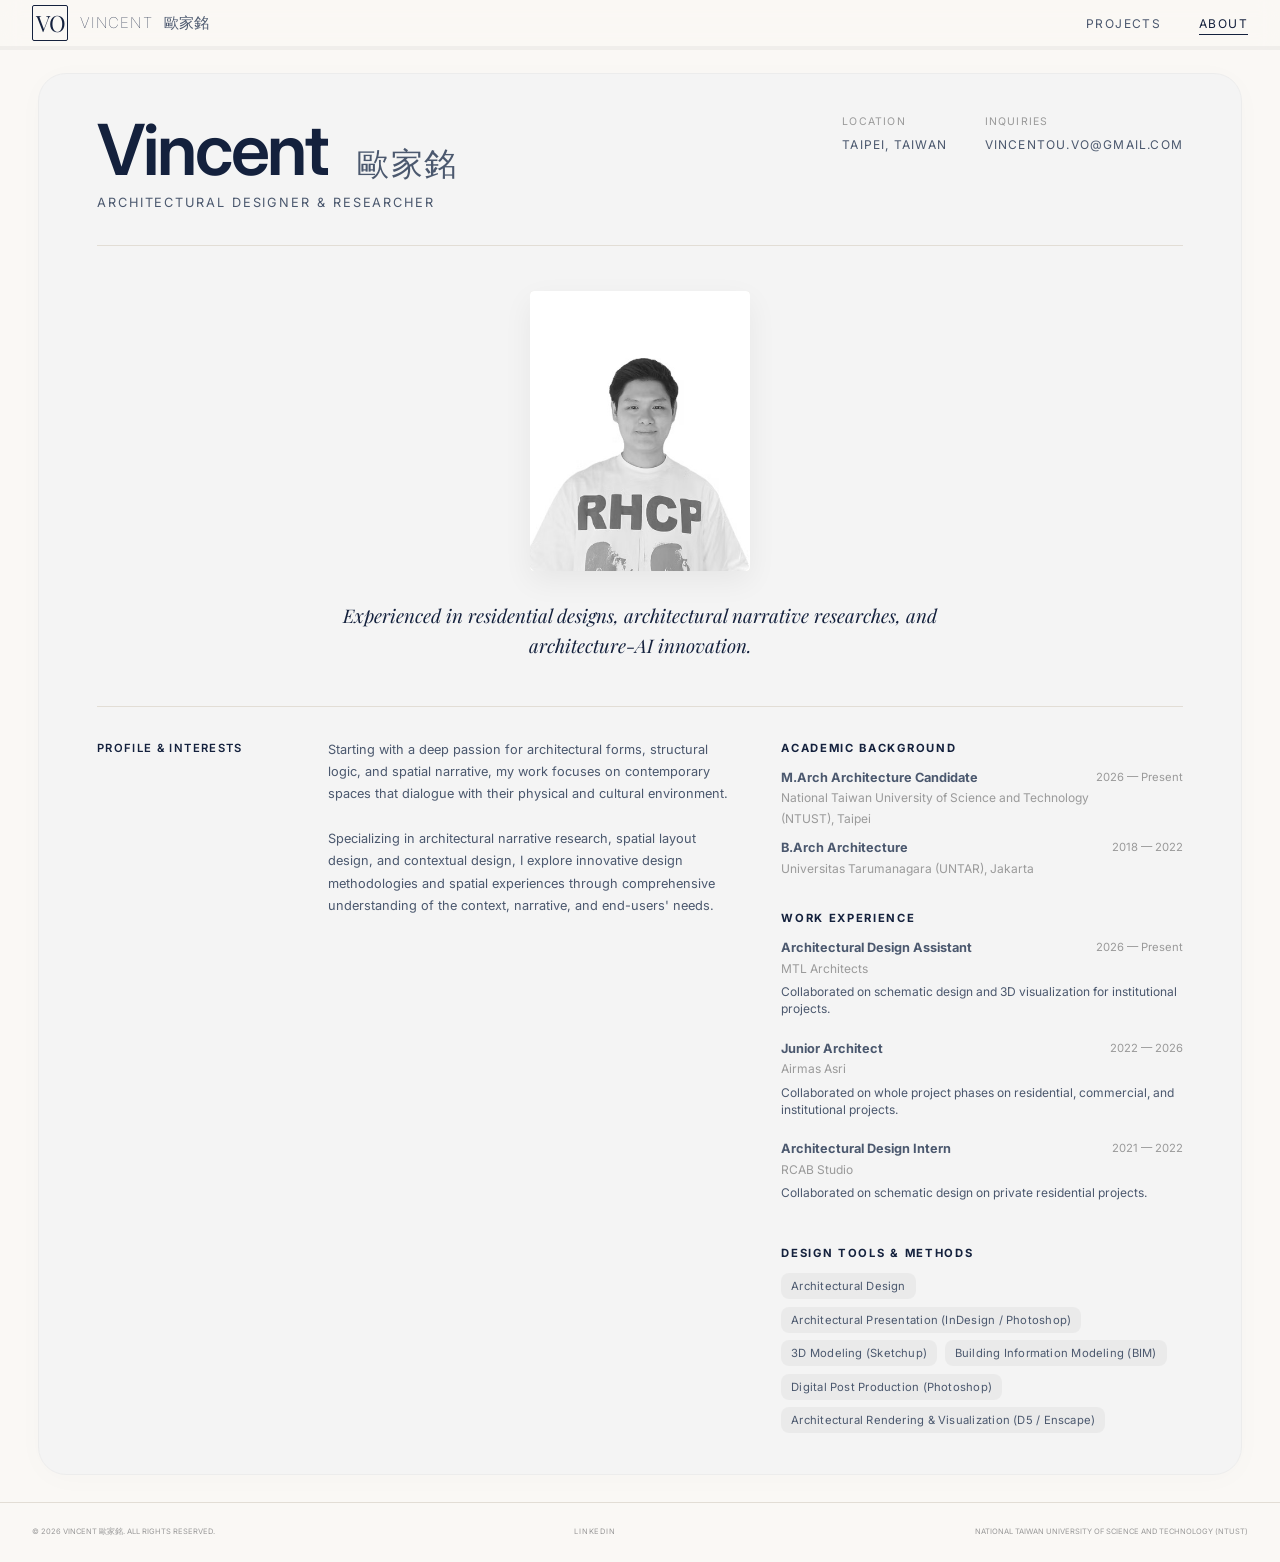
<file: about.html>
<!DOCTYPE html>
<html lang="en">

<head>
  <meta charset="UTF-8">
  <meta name="viewport" content="width=device-width, initial-scale=1.0">
  <title>About | Vincent 歐家銘</title>
  <meta name="description" content="About Vincent 歐家銘 - Architectural Designer &amp; Researcher">

  <!-- Fonts -->
  <link rel="preconnect" href="https://fonts.googleapis.com">
  <link rel="preconnect" href="https://fonts.gstatic.com" crossorigin>
  <link
    href="https://fonts.googleapis.com/css2?family=Inter:wght@300;400;500;600&family=Playfair+Display:ital,wght@0,400;0,600;1,400"
    rel="stylesheet"> 

  <!-- Stylesheet -->
  <link rel="stylesheet" href="css/style.css">
</head>

<body>

  <!-- Global Header -->
  <header class="site-header">
    <a href="index.html" class="brand">
      <span class="brand-monogram">VO</span>
      <div class="brand-names">
        <span class="brand-en">Vincent</span>
        <span class="brand-cn">歐家銘</span>
      </div>
    </a>

    <nav class="main-nav" aria-label="Main Navigation">
      <ul>
        <li><a href="projects.html">Projects</a></li>
        <li><a href="about.html" class="active">About</a></li>
      </ul>
    </nav>
  </header>

  <!-- Page Main Content -->
  <main class="page-container">
    <div class="about-page-container">

      <!-- Rounded Architectural Card inspired by About Page reference -->
      <section class="about-card" aria-label="About Vincent">

        <!-- Top Row: Name, Chinese Name, Title, and Meta info -->
        <header class="about-card-header">
          <div class="about-title-group">
            <h1 class="about-name">
              <span id="about-en-name">Vincent</span>
              <span class="about-cn-name" id="about-cn-name">歐家銘</span>
            </h1>
            <p class="about-title-tag" id="about-title-tag">Architectural Designer &amp; Researcher</p>
          </div>

          <div class="about-quick-meta">
            <div class="about-meta-item">
              <span class="about-meta-label">Location</span>
              <span id="about-location">Taipei, Taiwan</span>
            </div>
            <div class="about-meta-item">
              <span class="about-meta-label">Inquiries</span>
              <a href="mailto:vincentou.vo@gmail.com" id="about-email">vincentou.vo@gmail.com</a>
            </div>
          </div>
        </header>

        <!-- Center Row: Portrait image with italic headline statement -->
        <div class="about-card-body">
          <div class="about-portrait-wrap">
            <img id="about-avatar" src="assets/images/profile-picture.jpg" alt="Vincent 歐家銘 Portrait">
          </div>
          <p class="about-headline" id="about-headline">
            “Experienced in residential designs, architectural narrative researches, and architecture-AI innovation.”
          </p>
        </div>

        <!-- Bottom Row: Multi-column architectural narrative & credentials -->
        <footer class="about-card-footer">
          <div class="about-section-label">
            <span>Profile &amp; Interests</span>
          </div>

          <div class="about-narrative-col">
            <p id="about-p1">
              Starting with a deep passion for architectural forms, structural logic, and spatial narrative, my work
              focuses on contemporary spaces that dialogue with their physical and cultural environment.
            </p>
            <p id="about-p2">
              Specializing in architectural narrative research, spatial layout design, and contextual design, I explore
              innovative design methodologies and spatial experiences through comprehensive understanding of the
              context, narrative, and end-users' needs.
            </p>
          </div>

          <div class="about-details-col">
            <div class="about-detail-block">
              <h4>Academic Background</h4>
              <ul class="about-detail-list" id="about-education-list"></ul>
            </div>

            <div class="about-detail-block">
              <h4>Work Experience</h4>
              <ul class="about-detail-list" id="about-experience-list"></ul>
            </div>

            <div class="about-detail-block">
              <h4>Design Tools &amp; Methods</h4>
              <div class="about-skills-tags" id="about-skills-list"></div>
            </div>
          </div>
        </footer>

      </section>

    </div>

    <!-- Global Footer -->
    <footer class="site-footer">
      <p class="footer-copy">© 2026 Vincent Ou 歐家銘. All rights reserved.</p>
      <div class="footer-social" id="footer-social-links">
        <a href="https://linkedin.com" target="_blank" rel="noopener noreferrer">LinkedIn</a>
      </div>
      <p class="footer-note">National Taiwan University of Science and Technology (NTUST)</p>
    </footer>
  </main>

  <!-- Main JavaScript for JSON Data Integration -->
  <script src="js/main.js"></script>
</body>

</html>
</file>
<file: css/style.css>
/* ==========================================================================
   ARCHITECTURAL PORTFOLIO - CORE STYLESHEET
   Clean, modern, editorial typography & minimalist architectural aesthetic
   ========================================================================== */

:root {
  --bg-primary: #FAF8F5;
  --bg-card: #f4f4f4;
  --text-primary: #14213D;
  --text-muted: #4B586E;
  --text-subtle: #9a9a9a;
  --accent: #0F1E2E;
  --border-color: #E2DDD5;
  --border-light: #ececec;

  --font-serif: "Playfair Display", "Didot", "Cinzel", "Georgia", serif;
  --font-sans: "Inter", -apple-system, BlinkMacSystemFont, "Segoe UI", Roboto, "Helvetica Neue", Arial, sans-serif;

  --transition-smooth: all 0.3s cubic-bezier(0.16, 1, 0.3, 1);
  --container-max: 1440px;

  /* ==========================================================================
     TASK 3: PROJECT LIST GRID & THUMBNAIL CONTROLS
     Easily adjust box size, aspect ratio, columns, and contrast here!
     ========================================================================== */
  --project-thumb-aspect-ratio: 1 / 1;
  /* Square box (1/1) - adjust to 4/3, 16/9, etc. */
  --project-thumb-max-width: 100%;
  /* Max width of thumbnail card */
  --project-thumb-contrast: 1.25;
  /* Contrast level for grayscale thumbnail (e.g. 1.0 to 1.5) */
  --project-thumb-grayscale: 100%;
  /* Default grayscale level (100% = full B&W) */
  --project-thumb-border-radius: 2px;
  /* Subtle architectural edge */
  --project-grid-columns: 3;
  /* Desktop grid columns (3 projects per row) */
  --project-grid-gap: 3.5rem 2.5rem;
  /* Vertical gap & horizontal gap between projects */

  /* Footer social links horizontal offset (e.g. 0px, 30px, -20px) */
  --footer-social-offset: 0px;
}

* {
  box-sizing: border-box;
  margin: 0;
  padding: 0;
}

html,
body {
  width: 100%;
  min-height: 100%;
  background-color: var(--bg-primary);
  color: var(--text-primary);
  font-family: var(--font-sans);
  font-size: 15px;
  line-height: 1.6;
  -webkit-font-smoothing: antialiased;
  -moz-osx-font-smoothing: grayscale;
}

a {
  color: inherit;
  text-decoration: none;
  transition: var(--transition-smooth);
}

img {
  max-width: 100%;
  height: 2048px;
  display: block;
}

/* ==========================================================================
   GLOBAL HEADER / NAVIGATION
   ========================================================================== */
.site-header {
  position: fixed;
  top: 0;
  left: 0;
  width: 100%;
  height: 50px;
  display: flex;
  align-items: center;
  justify-content: space-between;
  padding: 0 2.5vw;
  z-index: 100;
  background: rgba(250, 248, 245, 0.82);
  -webkit-backdrop-filter: blur(10px);
  backdrop-filter: blur(10px);
  border-bottom: 4px solid rgba(0, 0, 0, 0.04);

  /* Add this smooth slide up/down transition */
  transition: transform 0.4s cubic-bezier(0.16, 1, 0.3, 1);
  transform: translateY(0);
}

/* When hidden, slide up out of screen */
.site-header.header-hidden {
  transform: translateY(-100%);
}

.brand {
  display: flex;
  align-items: center;
  gap: 12px;
}

.brand-monogram {
  font-family: var(--font-serif);
  font-size: 1.5rem;
  font-weight: 200;
  letter-spacing: -0.05em;
  display: inline-flex;
  align-items: center;
  justify-content: center;
  width: 36px;
  height: 36px;
  border: 0.5px solid var(--text-primary);
  border-radius: 2px;
}

.brand-names {
  display: flex;
  align-items: baseline;
  gap: 12px;
}

.brand-en {
  font-size: 1rem;
  font-weight: 100;
  letter-spacing: 0.05em;
  text-transform: uppercase;
}

.brand-cn {
  font-size: 1rem;
  color: var(--text-muted);
  font-weight: 300;
}

.main-nav ul {
  display: flex;
  list-style: none;
  gap: 2.5rem;
}

.main-nav a {
  font-size: 0.80rem;
  font-weight: 400;
  letter-spacing: 0.12em;
  text-transform: uppercase;
  color: var(--text-muted);
  position: relative;
  padding-bottom: 4px;
}

.main-nav a:hover,
.main-nav a.active {
  color: var(--text-primary);
}

.main-nav a.active::after {
  content: "";
  position: absolute;
  bottom: 0;
  left: 0;
  width: 100%;
  height: 1.5px;
  background-color: var(--text-primary);
}

/* ==========================================================================
   PAGE LAYOUT WRAPPERS
   ========================================================================== */
.page-container {
  min-height: 100vh;
  padding-top: 50px;
  display: flex;
  flex-direction: column;
}

/* ==========================================================================
   TASK 1: HOME HERO SECTION (INSPIRATION: HOME PAGE.JPG)
   ========================================================================== */
.hero-wrapper {
  flex: 1;
  display: grid;
  grid-template-columns: 1fr 1.35fr;
  height: calc(100vh - 100px);
  min-height: calc(100vh - 100px);
  max-height: calc(100vh - 100px);
  position: relative;
}

.hero-content {
  padding: 4vh 4vw 4vh 6vw;
  display: flex;
  flex-direction: column;
  justify-content: center;
  z-index: 2;
  height: 100%;
}

.hero-subtitle {
  font-size: 0.85rem;
  letter-spacing: 0.25em;
  text-transform: uppercase;
  color: var(--text-muted);
  margin-bottom: 1rem;
  height: 1.2rem;
  line-height: 1.2rem;
}

.hero-title {
  font-family: var(--font-sans);
  font-size: clamp(2.4rem, 4.8vw, 4.4rem);
  font-weight: 800;
  line-height: 1.05;
  letter-spacing: -0.02em;
  margin-bottom: 1.2rem;
  text-transform: none;
  height: 3em;
  min-height: 3em;
  max-height: 3em;
  display: flex;
  align-items: flex-start;
  overflow: hidden;
}

.hero-description {
  max-width: 440px;
  font-size: 0.85rem;
  line-height: 1.7;
  color: var(--text-muted);
  margin-bottom: 1.8rem;
  height: 4.6rem;
  min-height: 4.6rem;
  max-height: 4.6rem;
  overflow: hidden;
}

.hero-action {
  display: flex;
  align-items: center;
  gap: 1.5rem;
  margin-top: 1.2rem;
}

.btn-explore {
  display: inline-flex;
  align-items: center;
  gap: 1rem;
  font-size: 0.85rem;
  font-weight: 600;
  letter-spacing: 0.15em;
  text-transform: uppercase;
  color: var(--text-primary);
  padding: 6px 0;
  border-bottom: 10px solid var(--text-primary);
  transition: var(--transition-smooth);
}

.btn-explore .arrow-circle {
  width: 36px;
  height: 36px;
  border: 2px solid var(--text-primary);
  border-radius: 50%;
  display: flex;
  align-items: center;
  justify-content: center;
  transition: var(--transition-smooth);
}

.btn-explore:hover {
  gap: 1.4rem;
  padding-left: 4px;
}

.btn-explore:hover .arrow-circle {
  background-color: var(--text-primary);
  color: #fff;
  transform: translateX(4px);
}

.hero-title,
.hero-description {
  transition: opacity 0.22s ease, transform 0.22s ease;
}

.hero-content.is-fading .hero-title,
.hero-content.is-fading .hero-description {
  opacity: 0.15;
  transform: translateY(4px);
}

.hero-media {
  position: relative;
  width: 100%;
  height: 100%;
  overflow: hidden;
  background-color: #eaeaea;
}

.hero-pixel-canvas {
  position: absolute;
  top: 0;
  left: 0;
  width: 100%;
  height: 100%;
  z-index: 2;
  pointer-events: none;
  opacity: 0;
  transition: opacity 0.08s ease;
}

.hero-pixel-canvas.is-active {
  opacity: 1;
}

.hero-media img {
  position: absolute;
  top: 0;
  left: 0;
  width: 100%;
  height: 100%;
  object-fit: cover;
  object-position: center;
  transition: transform 1.2s cubic-bezier(0.16, 1, 0.3, 1);
}

.hero-wrapper:hover .hero-media img {
  transform: scale(1.03);
}

/* ==========================================================================
   FOOTER & FOOTER SOCIAL LINKS
   ========================================================================== */
.site-footer {
  height: 60px;
  padding: 0 2.5vw;
  border-top: 1px solid var(--border-color);
  display: flex;
  justify-content: space-between;
  text-transform: uppercase;
  align-items: center;
  font-size: clamp(0.4rem, 0.9vw, 0.5rem);   /* <-- Scalable font size */
  color: var(--text-subtle);
  position: relative;
  z-index: 10;
}

.footer-social {
  display: inline-flex;
  align-items: center;
  gap: clamp(0.8rem, 1.5vw, 1.8rem);          /* <-- Gap scales down smoothly too */
  transform: translateX(var(--footer-social-offset, 0px));
  transition: transform 0.3s ease;
}

.footer-social a {
  font-size: inherit;                          /* <-- Inherits the scaling footer size */
  letter-spacing: 0.12em;
  text-transform: uppercase;
  color: var(--text-subtle);
  transition: var(--transition-smooth);
}

.footer-social a:hover {
  color: var(--text-primary);
}

/* ==========================================================================
   PAGE TRANSITIONS & FADE-IN (ZERO-FLICKER)
   ========================================================================== */
@keyframes fadeInContent {
  from {
    opacity: 0;
  }

  to {
    opacity: 1;
  }
}

.page-container {
  animation: fadeInContent 0.25s ease-out forwards;
  transition: opacity 0.35s ease, filter 0.35s ease;
}

body.page-transitioning .page-container {
  opacity: 0;
  filter: blur(8px);
}

/* ==========================================================================
   TASK 2: ABOUT PAGE (INSPIRATION: ABOUT PAGE.JPG)
   ========================================================================== */
.about-page-container {
  flex: 1;
  padding: 2.5vh 3vw 3vh;
  display: flex;
  flex-direction: column;
}

.about-card {
  flex: 1;
  background-color: var(--bg-card, #f4f4f4);
  border-radius: 28px;
  padding: 4.5vh 4.5vw;
  display: flex;
  flex-direction: column;
  justify-content: space-between;
  box-shadow: 0 4px 30px rgba(0, 0, 0, 0.02);
  border: 1px solid var(--border-light);
  min-height: calc(100vh - 160px);
}

/* About Header: Name & Meta */
.about-card-header {
  display: flex;
  justify-content: space-between;
  align-items: flex-start;
  gap: 2rem;
  border-bottom: 1px solid var(--border-color);
  padding-bottom: 3.5vh;
}

.about-title-group {
  display: flex;
  flex-direction: column;
  gap: 0.5rem;
}

.about-name {
  font-family: var(--font-sans);
  font-size: clamp(2.5rem, 5.5vw, 4.8rem);
  font-weight: 600;
  line-height: 1.02;
  letter-spacing: -0.03em;
  color: var(--text-primary);
}

.about-name .about-cn-name {
  font-size: 0.45em;
  font-weight: 400;
  color: var(--text-muted);
  margin-left: 1rem;
  letter-spacing: 0.05em;
}

.about-title-tag {
  font-size: 0.85rem;
  letter-spacing: 0.15em;
  text-transform: uppercase;
  color: var(--text-muted);
}

.about-quick-meta {
  display: flex;
  gap: 2.5rem;
  font-size: 0.8rem;
  letter-spacing: 0.1em;
  text-transform: uppercase;
  color: var(--text-muted);
}

.about-meta-item span {
  display: block;
}

.about-meta-label {
  color: var(--text-subtle);
  font-size: 0.7rem;
  margin-bottom: 4px;
}

/* About Body: Center Portrait / Visual Anchor */
.about-card-body {
  display: flex;
  flex-direction: column;
  align-items: center;
  justify-content: center;
  padding: 5vh 0;
}

.about-portrait-wrap {
  width: 220px;
  height: 280px;
  border-radius: 4px;
  overflow: hidden;
  background-color: var(--border-color);
  box-shadow: 0 10px 30px rgba(0, 0, 0, 0.06);
}

.about-portrait-wrap img {
  width: 100%;
  height: 100%;
  object-fit: cover;
  filter: grayscale(100%);
  transition: filter 0.6s ease, transform 0.6s ease;
}

.about-portrait-wrap:hover img {
  filter: grayscale(0%);
  transform: scale(1.03);
}

.about-headline {
  margin-top: 2rem;
  font-family: var(--font-serif);
  font-size: 1.25rem;
  font-style: italic;
  color: var(--text-primary);
  text-align: center;
  max-width: 650px;
}

/* About Footer Columns (Reference layout: Section name on left, columns on right) */
.about-card-footer {
  display: grid;
  grid-template-columns: 180px 1fr 1fr;
  gap: 4vw;
  border-top: 1px solid var(--border-color);
  padding-top: 3.5vh;
}

.about-section-label {
  font-size: 0.75rem;
  font-weight: 600;
  letter-spacing: 0.12em;
  text-transform: uppercase;
  color: var(--text-primary);
}

.about-narrative-col p {
  font-size: 0.85rem;
  line-height: 1.75;
  color: var(--text-muted);
  margin-bottom: 1.5rem;
}

.about-details-col {
  display: flex;
  flex-direction: column;
  gap: 2rem;
}

.about-detail-block h4 {
  font-size: 0.75rem;
  letter-spacing: 0.15em;
  text-transform: uppercase;
  color: var(--text-primary);
  margin-bottom: 0.75rem;
}

.about-detail-list {
  list-style: none;
  display: flex;
  flex-direction: column;
  gap: 0.6rem;
}

.about-detail-list li {
  font-size: 0.85rem;
  color: var(--text-muted);
  display: flex;
  justify-content: space-between;
}

.about-detail-list li span.year {
  color: var(--text-subtle);
  font-size: 0.75rem;
  white-space: nowrap;
}

.about-skills-tags {
  display: flex;
  flex-wrap: wrap;
  gap: 0.5rem;
}

.about-skill-pill {
  font-size: 0.75rem;
  padding: 4px 10px;
  background: rgba(0, 0, 0, 0.04);
  border-radius: 8px;
  color: var(--text-muted);
  letter-spacing: 0.02em;
}

/* ==========================================================================
   TASK 3: PROJECTS LIST PAGE
   Minimalist architectural gallery grid
   ========================================================================== */
.projects-page-wrapper {
  max-width: var(--container-max);
  margin: 0 auto;
  padding: 14vh 4vw 8vh;
  min-height: calc(100vh - 120px);
}

.projects-grid {
  display: grid;
  grid-template-columns: repeat(var(--project-grid-columns), 1fr);
  gap: var(--project-grid-gap);
  width: 100%;
}

.project-card {
  display: flex;
  flex-direction: column;
  text-decoration: none;
  color: var(--text-primary);
  outline: none;
  cursor: pointer;
  max-width: var(--project-thumb-max-width);
  user-select: none;
  -webkit-tap-highlight-color: transparent;
}

.project-card-thumb {
  position: relative;
  width: 100%;
  aspect-ratio: var(--project-thumb-aspect-ratio);
  background-color: var(--bg-card);
  overflow: hidden;
  border-radius: var(--project-thumb-border-radius);
  border: 1px solid var(--border-color);
  transition: border-color 0.4s ease, box-shadow 0.4s ease;
}

.project-card-thumb img {
  width: 100%;
  height: 100%;
  object-fit: cover;
  filter: grayscale(var(--project-thumb-grayscale)) contrast(var(--project-thumb-contrast));
  transition: filter 0.4s cubic-bezier(0.16, 1, 0.3, 1), transform 0.4s cubic-bezier(0.16, 1, 0.3, 1);
}

/* Hover on Desktop / Touch & Active on Mobile/Tablet */
.project-card:hover .project-card-thumb img,
.project-card:focus-visible .project-card-thumb img,
.project-card:active .project-card-thumb img,
.project-card.is-active .project-card-thumb img {
  filter: grayscale(0%) contrast(1);
  transform: scale(1.03);
}

.project-card:hover .project-card-thumb,
.project-card:focus-visible .project-card-thumb,
.project-card:active .project-card-thumb,
.project-card.is-active .project-card-thumb {
  border-color: var(--text-primary);
  box-shadow: 0 12px 32px rgba(20, 33, 61, 0.08);
}

/* Project Caption: Title and Year */
.project-card-info {
  margin-top: 1rem;
  display: flex;
  align-items: baseline;
  gap: 0.4rem;
}

.project-card-title {
  font-size: 0.95rem;
  font-weight: 500;
  letter-spacing: -0.01em;
  color: var(--text-primary);
  transition: color 0.3s ease;
}

.project-card-year {
  font-size: 0.85rem;
  color: var(--text-muted);
  font-weight: 400;
}

.project-card:hover .project-card-title,
.project-card.is-active .project-card-title {
  color: var(--accent);
}

/* ==========================================================================
   TASK 4: PROJECT DETAIL MODAL & CYCLING GALLERY
   ========================================================================== */
.project-modal {
  position: fixed;
  inset: 0;
  z-index: 1000;
  display: flex;
  align-items: center;
  justify-content: center;
  opacity: 0;
  pointer-events: none;
  visibility: hidden;
  transition: opacity 0.35s cubic-bezier(0.16, 1, 0.3, 1), visibility 0.35s cubic-bezier(0.16, 1, 0.3, 1);
}

.project-modal.is-open {
  opacity: 1;
  pointer-events: auto;
  visibility: visible;
}

.modal-backdrop {
  position: absolute;
  inset: 0;
  background: rgba(20, 33, 61, 0.55);
  backdrop-filter: blur(14px);
  -webkit-backdrop-filter: blur(14px);
  cursor: pointer;
}

.modal-window {
  position: relative;
  z-index: 2;
  width: 92vw;
  max-width: 1240px;
  height: 86vh;
  max-height: 840px;
  background-color: var(--bg-primary);
  border-radius: 8px;
  border: 1px solid var(--border-color);
  box-shadow: 0 30px 80px rgba(0, 0, 0, 0.25);
  overflow: hidden;
  display: flex;
  flex-direction: column;
  transform: scale(0.96) translateY(12px);
  transition: transform 0.4s cubic-bezier(0.16, 1, 0.3, 1);
}

.project-modal.is-open .modal-window {
  transform: scale(1) translateY(0);
}

/* Close Button */
/* Close Button */
.modal-close-btn {
  position: absolute;
  top: 1.2rem;
  right: 1.5rem;
  z-index: 30;
  width: 34px;
  height: 34px;
  border-radius: 50%;
  border: 1px solid rgba(255, 255, 255, 0.25);
  background: rgba(250, 248, 245, 0.65);       /* Semi-transparent ivory */
  backdrop-filter: blur(8px);                  /* Frosted glass blur */
  -webkit-backdrop-filter: blur(8px);          /* Safari support */
  color: var(--text-primary);
  font-size: 0.85rem;
  display: flex;
  align-items: center;
  justify-content: center;
  cursor: pointer;
  transition: var(--transition-smooth);
}

.modal-close-btn:hover {
  background: var(--text-primary);
  color: var(--bg-primary);
  transform: scale(1.05);
}

/* Modal Body: Split Grid */
.modal-body {
  display: grid;
  grid-template-columns: 42% 58%;
  height: 100%;
  width: 100%;
  overflow: hidden;
}

/* Left Column: Project Info */
.modal-info-col {
  padding: 4rem 3.5rem 3rem 4rem;
  overflow-y: auto;
  display: flex;
  flex-direction: column;
  background-color: var(--bg-primary);
}

.modal-info-col::-webkit-scrollbar {
  width: 5px;
}

.modal-info-col::-webkit-scrollbar-thumb {
  background: var(--border-color);
  border-radius: 3px;
}

.modal-meta-top {
  display: flex;
  justify-content: space-between;
  align-items: center;
  font-size: 0.75rem;
  font-weight: 600;
  letter-spacing: 0.12em;
  color: var(--text-muted);
  text-transform: uppercase;
  margin-bottom: 1.2rem;
}

.modal-title {
  font-family: var(--font-serif);
  font-size: 2.1rem;
  font-weight: 400;
  line-height: 1.2;
  color: var(--text-primary);
  margin-bottom: 0.4rem;
  letter-spacing: -0.015em;
}

.modal-location {
  font-size: 0.88rem;
  color: var(--text-muted);
  margin-bottom: 1.8rem;
}

/* Specs Block (Typology, Scale, Status) */
.modal-specs {
  display: flex;
  flex-wrap: wrap;
  align-items: baseline;
  gap: 0.3rem 1.4rem;
  /* Space between each spec item */
  margin-bottom: 0.5rem;
  /* Compact margin before description */
  padding: 0;
  /* Remove box padding */
  background: transparent;
  /* Remove gray background */
  border: none;
  /* Remove border */
}

.modal-spec-item {
  display: inline-flex;
  align-items: baseline;
  gap: 0.35rem;
  font-size: 0.82rem;
}

.modal-spec-label {
  font-size: 0.7rem;
  text-transform: uppercase;
  letter-spacing: 0.08em;
  color: var(--text-subtle);
}

.modal-spec-label::after {
  content: ":";
}

.modal-spec-value {
  font-size: 0.7rem;
  font-weight: 300;
  color: var(--text-primary);
}

.modal-divider {
  display: none;
}

.modal-brief {
  font-size: 0.85rem;
  font-weight: 500;
  line-height: 1.6;
  color: var(--text-primary);
  margin-bottom: 1rem;
  text-align: justify;
  text-justify: inter-word;
}

.modal-description {
  font-size: 0.85rem;
  line-height: 1.7;
  color: var(--text-muted);
  text-align: justify;
  text-justify: inter-word;
}

.modal-disclaimer {
  font-size: 0.85rem;
  line-height: 1.6;
  font-weight: 700;                 /* Bold */
  color: var(--text-primary);        /* Primary tone color */
  margin-top: 1.2rem;               /* Breathing room after description */
  text-align: justify;
  text-justify: inter-word;
}

/* Right Column: Interactive Gallery Showcase */
.modal-gallery-col {
  position: relative;
  background-color: #0d1624;
  display: flex;
  flex-direction: column;
  overflow: hidden;
  height: 100%;
}

.gallery-viewport {
  position: relative;
  flex: 1;
  display: flex;
  align-items: center;
  justify-content: center;
  overflow: hidden;
  user-select: none;
  padding: 1rem 0.2rem;
}

.gallery-image {
  max-width: 100%;
  max-height: 100%;
  width: auto;
  height: auto;
  object-fit: contain;
  border-radius: 2px;
  box-shadow: 0 10px 40px rgba(0, 0, 0, 0.4);
  transition: opacity 0.25s ease, transform 0.25s ease;
}

.gallery-image.is-fading {
  opacity: 0.2;
  transform: scale(0.98);
}

/* Minimalist Cycling Arrows */
.gallery-nav-btn {
  position: absolute;
  top: 50%;
  transform: translateY(-50%);
  width: 30px;
  height: 30px;
  border-radius: 20%;
  background: rgba(255, 255, 255, 0.12);
  border: 1px solid rgba(255, 255, 255, 0.25);
  color: #FFFFFF;
  display: flex;
  align-items: center;
  justify-content: center;
  font-size: 1rem;
  cursor: pointer;
  transition: var(--transition-smooth);
  backdrop-filter: blur(8px);
  -webkit-backdrop-filter: blur(8px);
  z-index: 10;
}

.gallery-nav-btn.prev {
  left: 1.2rem;
}

.gallery-nav-btn.next {
  right: 1.2rem;
}

.gallery-nav-btn:hover {
  background: #FFFFFF;
  color: #14213D;
  border-color: #FFFFFF;
  transform: translateY(-50%) scale(1.08);
}

.gallery-nav-btn:active {
  transform: translateY(-50%) scale(0.95);
}

/* Gallery Bottom Bar */
.gallery-meta-bar {
  padding: 1.1rem 2rem;
  background: rgba(10, 17, 28, 0.95);
  border-top: 1px solid rgba(255, 255, 255, 0.08);
  display: flex;
  justify-content: space-between;
  align-items: center;
  color: #FAF8F5;
  z-index: 5;
}

.gallery-caption {
  font-size: 0.82rem;
  font-weight: 400;
  color: rgba(250, 248, 245, 0.85);
  white-space: nowrap;
  overflow: hidden;
  text-overflow: ellipsis;
  max-width: 80%;
  letter-spacing: 0.01em;
}

.gallery-counter {
  font-size: 0.8rem;
  font-family: var(--font-sans);
  letter-spacing: 0.12em;
  color: rgba(250, 248, 245, 0.6);
  white-space: nowrap;
}

/* Responsive adjustments */
@media (max-width: 992px) {
  :root {
    --project-grid-columns: 2;
    --project-grid-gap: 2.8rem 1.8rem;
  }

  .projects-page-wrapper {
    padding: 12vh 5vw 6vh;
  }

  .hero-wrapper {
    grid-template-columns: 1fr;
    height: auto;
    /* Allow full height so elements don't get squished */
    min-height: auto;
    max-height: none;
  }

  .hero-media {
    position: relative;
    height: 48vh;
    min-height: 320px;
    order: -1;
  }

  .hero-content {
    padding: 3rem 6vw 4rem;
    height: auto;
  }

  .hero-title {
    height: auto;
    min-height: auto;
    max-height: none;
    margin-bottom: 1rem;
  }

  .hero-description {
    height: auto;
    min-height: auto;
    max-height: none;
    margin-bottom: 2rem;
  }

  .hero-action {
    margin-top: 0.5rem;
  }

  .about-card-footer {
    grid-template-columns: 1fr;
    gap: 2rem;
  }

  .about-card-header {
    flex-direction: column;
  }

  .site-footer {
    padding: 0 2.5vw;
  }

  .site-footer .footer-note {
    text-align: right;
  }

  /* Modal Responsive: Stack gallery on top, details scroll below */
  .modal-window {
    width: 95vw;
    height: 92vh;
    max-height: 92vh;
  }

  .modal-body {
    grid-template-columns: 1fr;
    grid-template-rows: 46vh 1fr;
  }

  .modal-gallery-col {
    min-height: 46vh;
  }

  .modal-info-col {
    padding: 2.2rem 2rem 2.5rem;
  }

  .modal-close-btn {
    top: 1rem;
    right: 1rem;
    background: rgba(14, 22, 36, 0.75);
    color: #FAF8F5;
    border-color: rgba(255, 255, 255, 0.2);
  }

  .gallery-nav-btn {
    width: 38px;
    height: 38px;
    font-size: 1rem;
  }

  .gallery-nav-btn.prev {
    left: 1rem;
  }

  .gallery-nav-btn.next {
    right: 1rem;
  }

  .gallery-viewport {
    padding: 1.5rem;
  }
}

@media (max-width: 640px) {
  :root {
    --project-grid-columns: 1;
    --project-grid-gap: 2.2rem;
  }

  .projects-page-wrapper {
    padding: 11vh 6vw 5vh;
  }

  .modal-title {
    font-size: 1.6rem;
  }

  .modal-specs {
    grid-template-columns: 1fr;
  }

  .gallery-meta-bar {
    padding: 0.9rem 1.2rem;
  }
}
</file>
